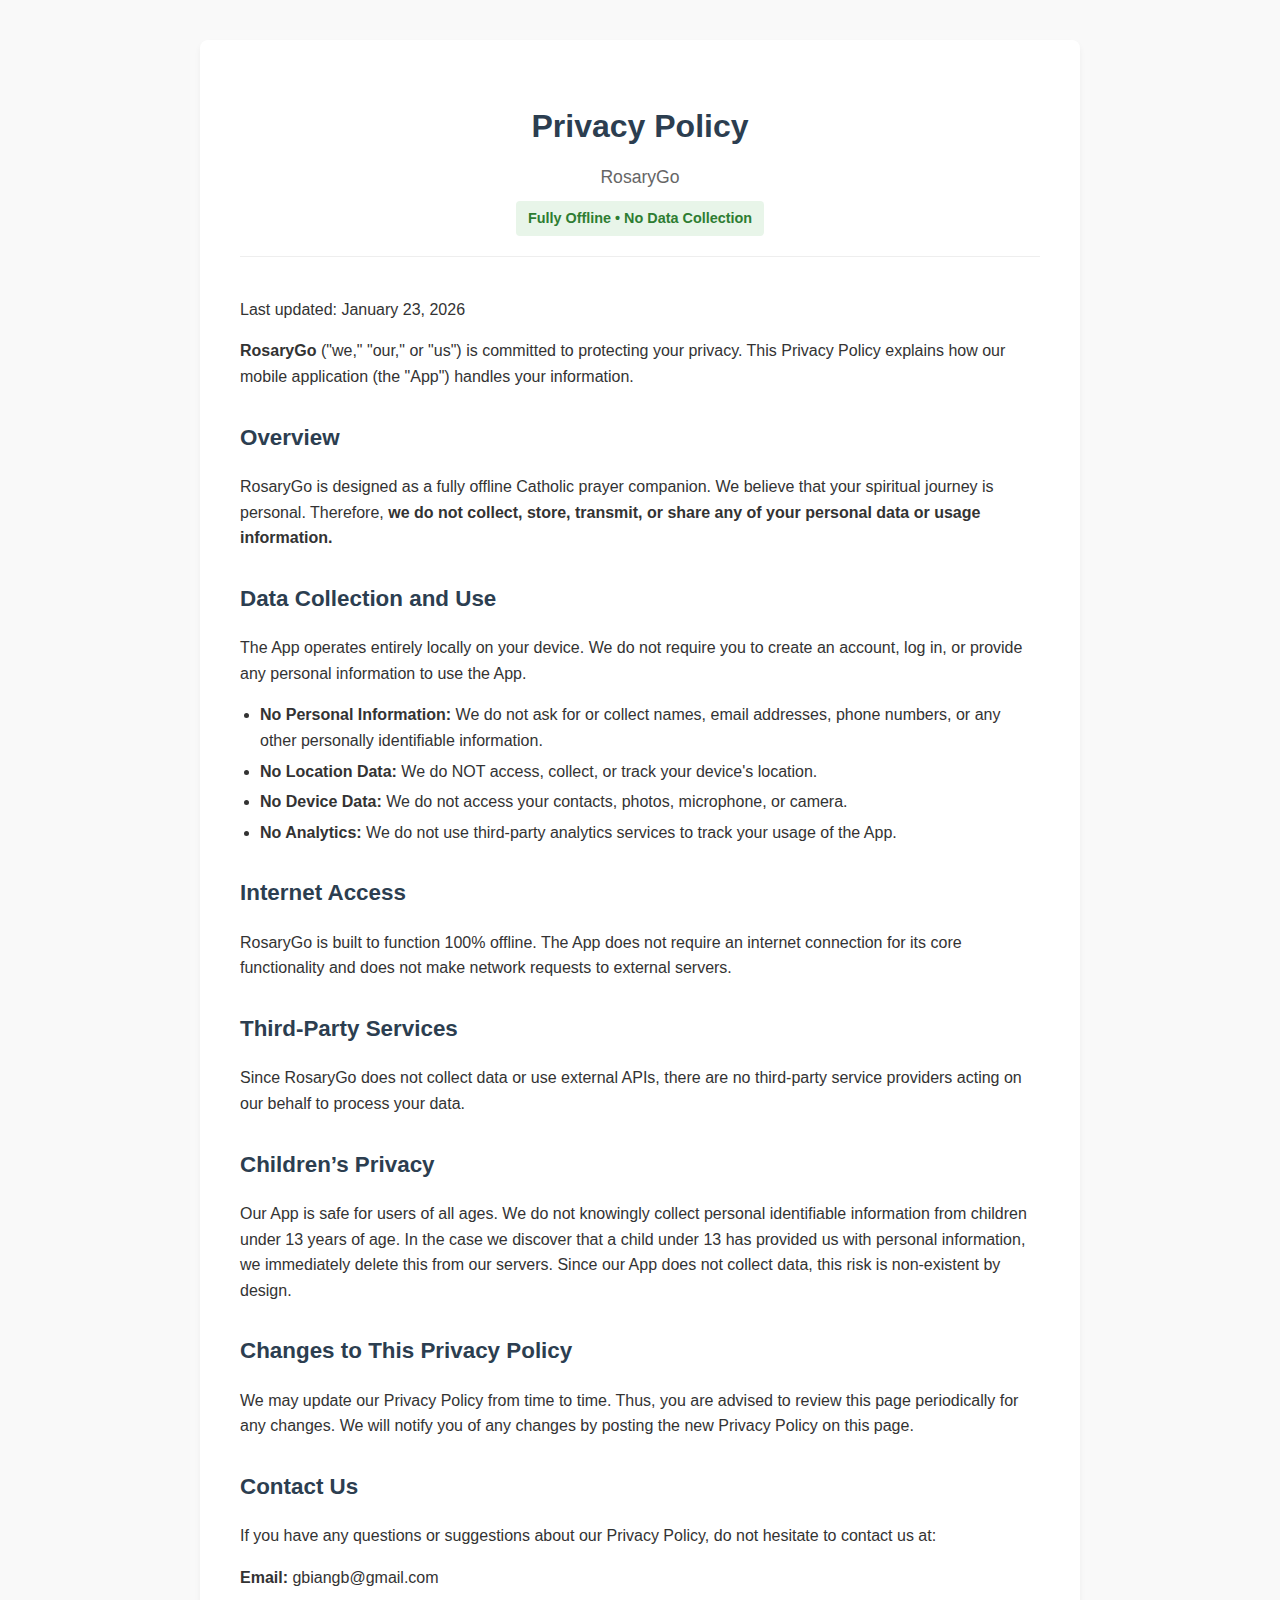
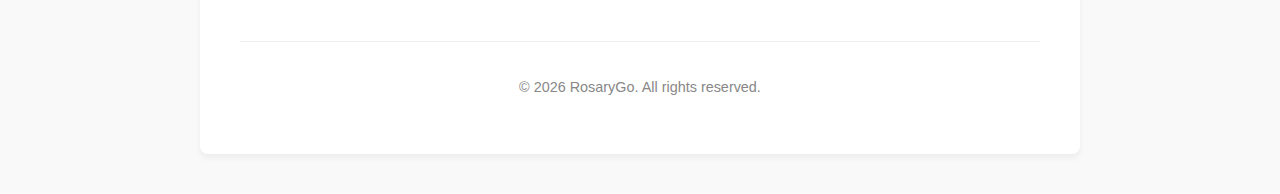
<file: rosary-go/policy/index.html>
<!DOCTYPE html>
<html lang="en">
<head>
    <meta charset="UTF-8">
    <meta name="viewport" content="width=device-width, initial-scale=1.0">
    <title>Privacy Policy - RosaryGo</title>
    <style>
        :root {
            --primary-color: #2c3e50;
            --accent-color: #3498db;
            --text-color: #333;
            --bg-color: #f9f9f9;
            --container-bg: #ffffff;
        }

        body {
            font-family: -apple-system, BlinkMacSystemFont, "Segoe UI", Roboto, Helvetica, Arial, sans-serif;
            line-height: 1.6;
            color: var(--text-color);
            background-color: var(--bg-color);
            margin: 0;
            padding: 0;
        }

        .container {
            max-width: 800px;
            margin: 40px auto;
            padding: 40px;
            background-color: var(--container-bg);
            border-radius: 8px;
            box-shadow: 0 4px 6px rgba(0,0,0,0.05);
        }

        header {
            text-align: center;
            margin-bottom: 40px;
            padding-bottom: 20px;
            border-bottom: 1px solid #eee;
        }

        h1 {
            color: var(--primary-color);
            margin-bottom: 10px;
        }

        .subtitle {
            color: #666;
            font-size: 1.1em;
        }

        h2 {
            color: var(--primary-color);
            margin-top: 30px;
            font-size: 1.4em;
        }

        p {
            margin-bottom: 15px;
        }

        ul {
            margin-bottom: 15px;
            padding-left: 20px;
        }

        li {
            margin-bottom: 5px;
        }

        .offline-badge {
            display: inline-block;
            background-color: #e8f5e9;
            color: #2e7d32;
            padding: 6px 12px;
            border-radius: 4px;
            font-weight: 600;
            font-size: 0.9em;
            margin-top: 10px;
        }

        footer {
            margin-top: 50px;
            text-align: center;
            font-size: 0.9em;
            color: #888;
            padding-top: 20px;
            border-top: 1px solid #eee;
        }

        @media (max-width: 600px) {
            .container {
                margin: 20px;
                padding: 20px;
            }
        }
    </style>
</head>
<body>
    <div class="container">
        <header>
            <h1>Privacy Policy</h1>
            <div class="subtitle">RosaryGo</div>
            <div class="offline-badge">Fully Offline &bull; No Data Collection</div>
        </header>

        <section>
            <p>Last updated: January 23, 2026</p>
            
            <p><strong>RosaryGo</strong> ("we," "our," or "us") is committed to protecting your privacy. This Privacy Policy explains how our mobile application (the "App") handles your information.</p>
            
            <h2>Overview</h2>
            <p>RosaryGo is designed as a fully offline Catholic prayer companion. We believe that your spiritual journey is personal. Therefore, <strong>we do not collect, store, transmit, or share any of your personal data or usage information.</strong></p>

            <h2>Data Collection and Use</h2>
            <p>The App operates entirely locally on your device. We do not require you to create an account, log in, or provide any personal information to use the App.</p>
            <ul>
                <li><strong>No Personal Information:</strong> We do not ask for or collect names, email addresses, phone numbers, or any other personally identifiable information.</li>
                <li><strong>No Location Data:</strong> We do NOT access, collect, or track your device's location.</li>
                <li><strong>No Device Data:</strong> We do not access your contacts, photos, microphone, or camera.</li>
                <li><strong>No Analytics:</strong> We do not use third-party analytics services to track your usage of the App.</li>
            </ul>

            <h2>Internet Access</h2>
            <p>RosaryGo is built to function 100% offline. The App does not require an internet connection for its core functionality and does not make network requests to external servers.</p>

            <h2>Third-Party Services</h2>
            <p>Since RosaryGo does not collect data or use external APIs, there are no third-party service providers acting on our behalf to process your data.</p>

            <h2>Children’s Privacy</h2>
            <p>Our App is safe for users of all ages. We do not knowingly collect personal identifiable information from children under 13 years of age. In the case we discover that a child under 13 has provided us with personal information, we immediately delete this from our servers. Since our App does not collect data, this risk is non-existent by design.</p>

            <h2>Changes to This Privacy Policy</h2>
            <p>We may update our Privacy Policy from time to time. Thus, you are advised to review this page periodically for any changes. We will notify you of any changes by posting the new Privacy Policy on this page.</p>

            <h2>Contact Us</h2>
            <p>If you have any questions or suggestions about our Privacy Policy, do not hesitate to contact us at:</p>
            <p><strong>Email:</strong> gbiangb@gmail.com</p>
        </section>

        <footer>
            <p>&copy; 2026 RosaryGo. All rights reserved.</p>
        </footer>
    </div>
</body>
</html>
</file>
